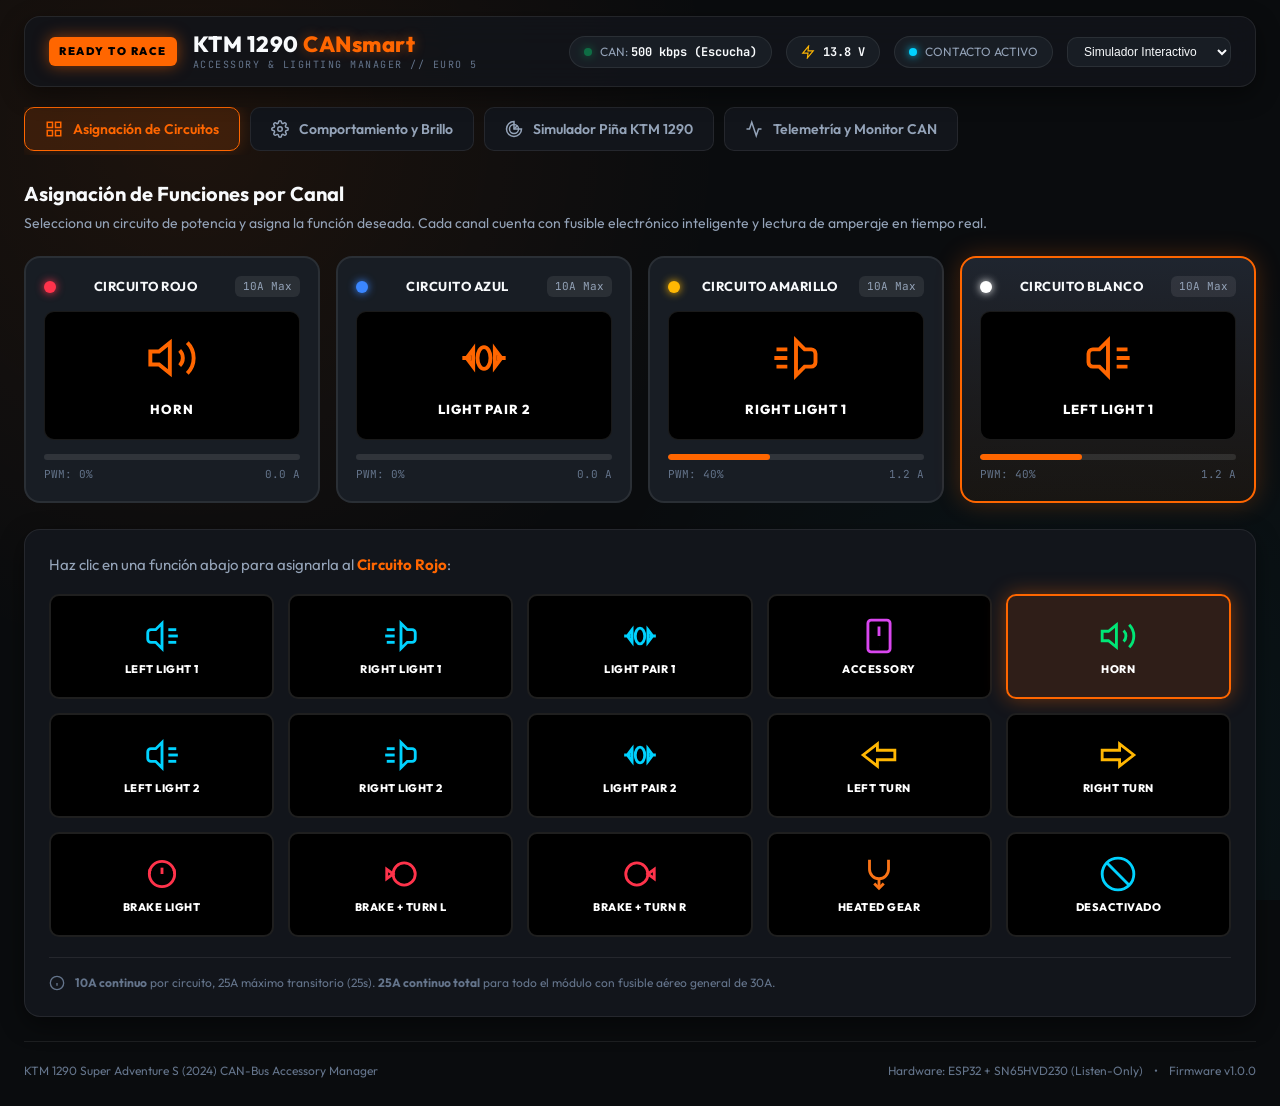
<file: web/index.html>
<!DOCTYPE html>
<html lang="es">
<head>
  <meta charset="UTF-8">
  <meta name="viewport" content="width=device-width, initial-scale=1.0">
  <title>KTM 1290 CANsmart — Gestor de Accesorios y Bus CAN</title>
  <meta name="description" content="Panel de control y configuración de accesorios para KTM 1290 Super Adventure Euro 5 con ESP32 y Bus CAN a 500kbps.">
  <link rel="preconnect" href="https://fonts.googleapis.com">
  <link rel="preconnect" href="https://fonts.gstatic.com" crossorigin>
  <link href="https://fonts.googleapis.com/css2?family=Outfit:wght@300;400;500;600;700;800&family=JetBrains+Mono:wght@400;500;700&display=swap" rel="stylesheet">
  <link rel="stylesheet" href="style.css">
</head>
<body>
  <div class="app-container">
    <!-- BARRA SUPERIOR / HEADER -->
    <header class="top-nav" id="topNav">
      <div class="brand-group">
        <div class="ktm-badge">READY TO RACE</div>
        <div class="brand-titles">
          <h1 class="main-title">KTM 1290 <span class="highlight-orange">CANsmart</span></h1>
          <span class="sub-title">ACCESSORY &amp; LIGHTING MANAGER // EURO 5</span>
        </div>
      </div>

      <!-- Telemetría rápida en cabecera -->
      <div class="header-telemetry" id="headerTelemetry">
        <div class="status-chip" id="chipCanStatus">
          <span class="pulse-dot green" id="canPulse"></span>
          <span class="chip-label">CAN: <strong id="canSpeedText">500 kbps (Escucha)</strong></span>
        </div>
        <div class="status-chip" id="chipVoltage">
          <svg class="chip-icon" viewBox="0 0 24 24" fill="none" stroke="currentColor" stroke-width="2"><path d="M13 2L3 14h9l-1 8 10-12h-9l1-8z"/></svg>
          <span class="chip-label"><strong id="batteryVoltageText">13.8 V</strong></span>
        </div>
        <div class="status-chip" id="chipIgnition">
          <span class="key-indicator active" id="keyIndicator"></span>
          <span class="chip-label" id="ignitionStatusText">CONTACTO ACTIVO</span>
        </div>
        <div class="connection-select-group">
          <select id="connectionMode" class="mode-dropdown" title="Modo de conexión">
            <option value="sim">Simulador Interactivo</option>
            <option value="live">ESP32 Live (WiFi AP)</option>
          </select>
        </div>
      </div>
    </header>

    <!-- PESTAÑAS DE NAVEGACIÓN -->
    <nav class="main-tabs" id="tabBar" role="tablist">
      <button class="tab-btn active" id="tabBtnChannels" data-tab="tabChannels" role="tab" aria-selected="true">
        <svg class="tab-icon" viewBox="0 0 24 24" fill="none" stroke="currentColor" stroke-width="2"><rect x="3" y="3" width="7" height="7"/><rect x="14" y="3" width="7" height="7"/><rect x="14" y="14" width="7" height="7"/><rect x="3" y="14" width="7" height="7"/></svg>
        Asignación de Circuitos
      </button>
      <button class="tab-btn" id="tabBtnSettings" data-tab="tabSettings" role="tab" aria-selected="false">
        <svg class="tab-icon" viewBox="0 0 24 24" fill="none" stroke="currentColor" stroke-width="2"><circle cx="12" cy="12" r="3"/><path d="M19.4 15a1.65 1.65 0 0 0 .33 1.82l.06.06a2 2 0 0 1 0 2.83 2 2 0 0 1-2.83 0l-.06-.06a1.65 1.65 0 0 0-1.82-.33 1.65 1.65 0 0 0-1 1.51V21a2 2 0 0 1-2 2 2 2 0 0 1-2-2v-.09A1.65 1.65 0 0 0 9 19.4a1.65 1.65 0 0 0-1.82.33l-.06.06a2 2 0 0 1-2.83 0 2 2 0 0 1 0-2.83l.06-.06a1.65 1.65 0 0 0 .33-1.82 1.65 1.65 0 0 0-1.51-1H3a2 2 0 0 1-2-2 2 2 0 0 1 2-2h.09A1.65 1.65 0 0 0 4.6 9a1.65 1.65 0 0 0-.33-1.82l-.06-.06a2 2 0 0 1 0-2.83 2 2 0 0 1 2.83 0l.06.06a1.65 1.65 0 0 0 1.82.33H9a1.65 1.65 0 0 0 1-1.51V3a2 2 0 0 1 2-2 2 2 0 0 1 2 2v.09a1.65 1.65 0 0 0 1 1.51 1.65 1.65 0 0 0 1.82-.33l.06-.06a2 2 0 0 1 2.83 0 2 2 0 0 1 0 2.83l-.06.06a1.65 1.65 0 0 0-.33 1.82V9a1.65 1.65 0 0 0 1.51 1H21a2 2 0 0 1 2 2 2 2 0 0 1-2 2h-.09a1.65 1.65 0 0 0-1.51 1z"/></svg>
        Comportamiento y Brillo
      </button>
      <button class="tab-btn" id="tabBtnHandlebar" data-tab="tabHandlebar" role="tab" aria-selected="false">
        <svg class="tab-icon" viewBox="0 0 24 24" fill="none" stroke="currentColor" stroke-width="2"><path d="M12 2a10 10 0 1 0 10 10H12V2z"/><circle cx="12" cy="12" r="6"/><path d="M12 12l4.5-4.5"/></svg>
        Simulador Piña KTM 1290
      </button>
      <button class="tab-btn" id="tabBtnMonitor" data-tab="tabMonitor" role="tab" aria-selected="false">
        <svg class="tab-icon" viewBox="0 0 24 24" fill="none" stroke="currentColor" stroke-width="2"><polyline points="22 12 18 12 15 21 9 3 6 12 2 12"/></svg>
        Telemetría y Monitor CAN
      </button>
    </nav>

    <!-- CONTENEDOR PRINCIPAL -->
    <main class="content-wrapper">
      
      <!-- PESTAÑA 1: ASIGNACIÓN DE CIRCUITOS -->
      <section class="tab-panel active" id="tabChannels" role="tabpanel">
        <div class="panel-header-desc">
          <h2>Asignación de Funciones por Canal</h2>
          <p>Selecciona un circuito de potencia y asigna la función deseada. Cada canal cuenta con fusible electrónico inteligente y lectura de amperaje en tiempo real.</p>
        </div>

        <!-- Fila de los 4 canales de hardware -->
        <div class="circuits-grid" id="circuitsGrid">
          
          <!-- Canal Rojo -->
          <div class="circuit-card active-card" id="cardChannel3" data-channel="3">
            <div class="circuit-header">
              <span class="color-dot red-dot"></span>
              <span class="circuit-title">Circuito Rojo</span>
              <span class="circuit-fuse" id="fuseBadge3">10A Max</span>
            </div>
            <div class="circuit-icon-box" id="activeIconBox3">
              <div class="function-preview" id="previewIcon3">
                <!-- Icono SVG inyectado por JS -->
              </div>
              <span class="function-name" id="previewName3">LIGHT PAIR 2</span>
            </div>
            <div class="circuit-meter">
              <div class="meter-bar"><div class="meter-fill" id="meterFill3" style="width: 50%;"></div></div>
              <div class="meter-labels">
                <span id="meterDuty3">PWM: 50%</span>
                <span id="meterAmps3">0.0 A</span>
              </div>
            </div>
          </div>

          <!-- Canal Azul -->
          <div class="circuit-card" id="cardChannel2" data-channel="2">
            <div class="circuit-header">
              <span class="color-dot blue-dot"></span>
              <span class="circuit-title">Circuito Azul</span>
              <span class="circuit-fuse" id="fuseBadge2">10A Max</span>
            </div>
            <div class="circuit-icon-box" id="activeIconBox2">
              <div class="function-preview" id="previewIcon2"></div>
              <span class="function-name" id="previewName2">HORN</span>
            </div>
            <div class="circuit-meter">
              <div class="meter-bar"><div class="meter-fill" id="meterFill2" style="width: 0%;"></div></div>
              <div class="meter-labels">
                <span id="meterDuty2">PWM: 0%</span>
                <span id="meterAmps2">0.0 A</span>
              </div>
            </div>
          </div>

          <!-- Canal Amarillo -->
          <div class="circuit-card" id="cardChannel1" data-channel="1">
            <div class="circuit-header">
              <span class="color-dot yellow-dot"></span>
              <span class="circuit-title">Circuito Amarillo</span>
              <span class="circuit-fuse" id="fuseBadge1">10A Max</span>
            </div>
            <div class="circuit-icon-box" id="activeIconBox1">
              <div class="function-preview" id="previewIcon1"></div>
              <span class="function-name" id="previewName1">RIGHT LIGHT 1</span>
            </div>
            <div class="circuit-meter">
              <div class="meter-bar"><div class="meter-fill" id="meterFill1" style="width: 40%;"></div></div>
              <div class="meter-labels">
                <span id="meterDuty1">PWM: 40%</span>
                <span id="meterAmps1">0.0 A</span>
              </div>
            </div>
          </div>

          <!-- Canal Blanco -->
          <div class="circuit-card" id="cardChannel0" data-channel="0">
            <div class="circuit-header">
              <span class="color-dot white-dot"></span>
              <span class="circuit-title">Circuito Blanco</span>
              <span class="circuit-fuse" id="fuseBadge0">10A Max</span>
            </div>
            <div class="circuit-icon-box" id="activeIconBox0">
              <div class="function-preview" id="previewIcon0"></div>
              <span class="function-name" id="previewName0">LEFT LIGHT 1</span>
            </div>
            <div class="circuit-meter">
              <div class="meter-bar"><div class="meter-fill" id="meterFill0" style="width: 40%;"></div></div>
              <div class="meter-labels">
                <span id="meterDuty0">PWM: 40%</span>
                <span id="meterAmps0">0.0 A</span>
              </div>
            </div>
          </div>

        </div>

        <!-- Matriz de funciones seleccionables (idéntica al software DENALI) -->
        <div class="function-matrix-panel">
          <div class="matrix-instruction">
            <span>Haz clic en una función abajo para asignarla al <strong id="selectedChannelLabel">Circuito Rojo</strong>:</span>
          </div>

          <div class="functions-grid" id="functionsGrid">
            <!-- Inyectado dinámicamente con las 13 funciones oficiales -->
          </div>

          <div class="matrix-specs-note">
            <svg viewBox="0 0 24 24" width="16" height="16" fill="none" stroke="currentColor" stroke-width="2"><circle cx="12" cy="12" r="10"/><line x1="12" y1="16" x2="12" y2="12"/><line x1="12" y1="8" x2="12.01" y2="8"/></svg>
            <span><strong>10A continuo</strong> por circuito, 25A máximo transitorio (25s). <strong>25A continuo total</strong> para todo el módulo con fusible aéreo general de 30A.</span>
          </div>
        </div>
      </section>

      <!-- PESTAÑA 2: CONFIGURACIÓN DE COMPORTAMIENTO Y BRILLO -->
      <section class="tab-panel" id="tabSettings" role="tabpanel">
        <div class="panel-header-desc">
          <h2>Regulación de Brillo y Automatismos</h2>
          <p>Personaliza cómo responden las luces según la luz ambiental (sensor TFT de KTM), largas y situaciones de tráfico.</p>
        </div>

        <div class="settings-layout">
          <!-- Columna Izquierda: Reguladores de Brillo Día / Noche -->
          <div class="settings-card light-control-box">
            <div class="box-title-row">
              <div class="box-tag">SET 1</div>
              <h3>Luces Principales (Light Set One)</h3>
              <div class="toggle-switch-wrapper">
                <input type="checkbox" id="set1EnabledToggle" checked>
                <label for="set1EnabledToggle" class="switch-slider"></label>
              </div>
            </div>

            <!-- Deslizador Día -->
            <div class="slider-group">
              <div class="slider-header">
                <div class="slider-meta">
                  <svg class="sun-icon" viewBox="0 0 24 24" fill="none" stroke="currentColor" stroke-width="2"><circle cx="12" cy="12" r="5"/><line x1="12" y1="1" x2="12" y2="3"/><line x1="12" y1="21" x2="12" y2="23"/><line x1="4.22" y1="4.22" x2="5.64" y2="5.64"/><line x1="18.36" y1="18.36" x2="19.78" y2="19.78"/><line x1="1" y1="12" x2="3" y2="12"/><line x1="21" y1="12" x2="23" y2="12"/><line x1="4.22" y1="19.78" x2="5.64" y2="18.36"/><line x1="18.36" y1="5.64" x2="19.78" y2="4.22"/></svg>
                  <span>Intensidad de Día (Cruce)</span>
                </div>
                <span class="pct-val" id="valSet1Day">40%</span>
              </div>
              <input type="range" class="range-slider" id="sliderSet1Day" min="0" max="100" step="5" value="40">
            </div>

            <!-- Deslizador Noche -->
            <div class="slider-group">
              <div class="slider-header">
                <div class="slider-meta">
                  <svg class="moon-icon" viewBox="0 0 24 24" fill="none" stroke="currentColor" stroke-width="2"><path d="M21 12.79A9 9 0 1 1 11.21 3 7 7 0 0 0 21 12.79z"/></svg>
                  <span>Intensidad de Noche (Cruce)</span>
                </div>
                <span class="pct-val" id="valSet1Night">20%</span>
              </div>
              <input type="range" class="range-slider" id="sliderSet1Night" min="0" max="100" step="5" value="20">
            </div>

            <!-- Deslizador Largas -->
            <div class="slider-group">
              <div class="slider-header">
                <div class="slider-meta">
                  <svg class="high-beam-icon" viewBox="0 0 24 24" fill="none" stroke="currentColor" stroke-width="2"><circle cx="12" cy="12" r="4"/><path d="M12 2v2"/><path d="M12 20v2"/><path d="m4.93 4.93 1.41 1.41"/><path d="m17.66 17.66 1.41 1.41"/><path d="M2 12h2"/><path d="M20 12h2"/><path d="m6.34 17.66-1.41 1.41"/><path d="m19.07 4.93-1.41 1.41"/></svg>
                  <span>Intensidad con Luz Larga</span>
                </div>
                <span class="pct-val" id="valSet1High">100%</span>
              </div>
              <input type="range" class="range-slider" id="sliderSet1High" min="0" max="100" step="5" value="100">
            </div>

            <hr class="divider">

            <!-- SET 2: LUCES DE NIEBLA -->
            <div class="box-title-row">
              <div class="box-tag green-tag">SET 2</div>
              <h3>Luces de Niebla (Light Set Two)</h3>
              <div class="toggle-switch-wrapper">
                <input type="checkbox" id="set2EnabledToggle">
                <label for="set2EnabledToggle" class="switch-slider"></label>
              </div>
            </div>

            <div class="slider-group">
              <div class="slider-header">
                <div class="slider-meta">
                  <svg class="sun-icon" viewBox="0 0 24 24" fill="none" stroke="currentColor" stroke-width="2"><circle cx="12" cy="12" r="5"/><line x1="12" y1="1" x2="12" y2="3"/><line x1="12" y1="21" x2="12" y2="23"/><line x1="4.22" y1="4.22" x2="5.64" y2="5.64"/><line x1="18.36" y1="18.36" x2="19.78" y2="19.78"/><line x1="1" y1="12" x2="3" y2="12"/><line x1="21" y1="12" x2="23" y2="12"/><line x1="4.22" y1="19.78" x2="5.64" y2="18.36"/><line x1="18.36" y1="5.64" x2="19.78" y2="4.22"/></svg>
                  <span>Intensidad Niebla Día</span>
                </div>
                <span class="pct-val" id="valSet2Day">50%</span>
              </div>
              <input type="range" class="range-slider" id="sliderSet2Day" min="0" max="100" step="5" value="50">
            </div>

            <div class="slider-group">
              <div class="slider-header">
                <div class="slider-meta">
                  <svg class="moon-icon" viewBox="0 0 24 24" fill="none" stroke="currentColor" stroke-width="2"><path d="M21 12.79A9 9 0 1 1 11.21 3 7 7 0 0 0 21 12.79z"/></svg>
                  <span>Intensidad Niebla Noche</span>
                </div>
                <span class="pct-val" id="valSet2Night">30%</span>
              </div>
              <input type="range" class="range-slider" id="sliderSet2Night" min="0" max="100" step="5" value="30">
            </div>
          </div>

          <!-- Columna Derecha: Automatismos Reactivos -->
          <div class="settings-card automatisms-box">
            <h3>Automatismos y Seguridad Activa</h3>
            <p class="section-hint">Comportamientos inteligentes activados mediante lectura pasiva del bus CAN de KTM:</p>

            <div class="toggle-list">
              <div class="toggle-item">
                <div class="toggle-info">
                  <span class="toggle-name">Apagar foco al activar intermitente</span>
                  <span class="toggle-desc">Apaga temporalmente la luz auxiliar del lado del giro para que la luz ámbar sea 100% visible a otros vehículos.</span>
                </div>
                <div class="toggle-switch-wrapper">
                  <input type="checkbox" id="toggleTurnCutoff" checked>
                  <label for="toggleTurnCutoff" class="switch-slider"></label>
                </div>
              </div>

              <div class="toggle-item">
                <div class="toggle-info">
                  <span class="toggle-name">Estroboscópico con Bocina (*Strobe on Horn*)</span>
                  <span class="toggle-desc">Parpadeo a 12 Hz y 100% de potencia en las luces auxiliares al presionar el claxon para emergencias.</span>
                </div>
                <div class="toggle-switch-wrapper">
                  <input type="checkbox" id="toggleStrobeHorn" checked>
                  <label for="toggleStrobeHorn" class="switch-slider"></label>
                </div>
              </div>

              <div class="toggle-item">
                <div class="toggle-info">
                  <span class="toggle-name">Ráfaga estroboscópica con Flash</span>
                  <span class="toggle-desc">Al mantener el gatillo de ráfagas las luces hacen ráfaga ultra rápida en lugar de luz fija.</span>
                </div>
                <div class="toggle-switch-wrapper">
                  <input type="checkbox" id="toggleStrobePass" checked>
                  <label for="toggleStrobePass" class="switch-slider"></label>
                </div>
              </div>

              <div class="toggle-item">
                <div class="toggle-info">
                  <span class="toggle-name">Destello alterno con Luces de Emergencia</span>
                  <span class="toggle-desc">Destello alterno con los 4 intermitentes (hazards) para máxima visibilidad en arcenes.</span>
                </div>
                <div class="toggle-switch-wrapper">
                  <input type="checkbox" id="toggleInverseHazard" checked>
                  <label for="toggleInverseHazard" class="switch-slider"></label>
                </div>
              </div>

              <div class="toggle-item">
                <div class="toggle-info">
                  <span class="toggle-name">Retardo de apagado de accesorios</span>
                  <span class="toggle-desc">Mantiene alimentado el canal de accesorios (GPS / Dashcam / Luces) tras apagar el contacto.</span>
                </div>
                <div class="select-wrapper">
                  <select id="selectOffDelay" class="custom-select">
                    <option value="0">Inmediato (0 s)</option>
                    <option value="15" selected>15 segundos</option>
                    <option value="30">30 segundos</option>
                    <option value="60">60 segundos</option>
                    <option value="120">2 minutos</option>
                  </select>
                </div>
              </div>
            </div>

            <!-- Botones de Acción -->
            <div class="settings-actions">
              <button class="btn btn-primary" id="btnSaveConfig">
                <svg viewBox="0 0 24 24" width="18" height="18" fill="none" stroke="currentColor" stroke-width="2"><path d="M19 21H5a2 2 0 0 1-2-2V5a2 2 0 0 1 2-2h11l5 5v11a2 2 0 0 1-2 2z"/><polyline points="17 21 17 13 7 13 7 21"/><polyline points="7 3 7 8 15 8"/></svg>
                Guardar en ESP32 / Aplicar
              </button>
              <button class="btn btn-secondary" id="btnResetDefaults">Restaurar Valores de Fábrica</button>
            </div>
          </div>
        </div>
      </section>

      <!-- PESTAÑA 3: SIMULADOR DE PIÑA KTM 1290 -->
      <section class="tab-panel" id="tabHandlebar" role="tabpanel">
        <div class="panel-header-desc">
          <h2>Simulador Interactivo de Piña KTM 1290 S</h2>
          <p>Prueba directamente en tu pantalla cómo reacciona el firmware a las combinaciones de botones reales de tu moto.</p>
        </div>

        <div class="handlebar-sim-container">
          <!-- Visualizador virtual de la moto y sus luces -->
          <div class="bike-viewport">
            <div class="viewport-title">Visualizador de Luces en Tiempo Real</div>
            <div class="lights-stage" id="lightsStage">
              <!-- Faro Principal de la Moto -->
              <div class="headlight-box" id="bikeMainHeadlight">
                <div class="beam-glow" id="glowMainHeadlight"></div>
                <span class="light-tag">Faro KTM 1290</span>
                <span class="light-state" id="textMainHeadlight">Cruce (Día)</span>
              </div>

              <!-- Foco Izquierdo Set 1 -->
              <div class="aux-light-box left-light" id="boxLightLeft">
                <div class="beam-glow" id="glowLightLeft"></div>
                <span class="light-tag">Set 1 Izq (Blanco)</span>
                <span class="light-pct" id="pctLightLeft">40%</span>
              </div>

              <!-- Foco Derecho Set 1 -->
              <div class="aux-light-box right-light" id="boxLightRight">
                <div class="beam-glow" id="glowLightRight"></div>
                <span class="light-tag">Set 1 Der (Amarillo)</span>
                <span class="light-pct" id="pctLightRight">40%</span>
              </div>

              <!-- Focos de Niebla Set 2 -->
              <div class="aux-light-box fog-light-left" id="boxFogLeft">
                <div class="beam-glow amber" id="glowFogLeft"></div>
                <span class="light-tag">Niebla Izq (Azul)</span>
                <span class="light-pct" id="pctFogLeft">OFF</span>
              </div>

              <div class="aux-light-box fog-light-right" id="boxFogRight">
                <div class="beam-glow amber" id="glowFogRight"></div>
                <span class="light-tag">Niebla Der (Rojo)</span>
                <span class="light-pct" id="pctFogRight">OFF</span>
              </div>
            </div>

            <!-- Notificador flotante de modo DIMMER -->
            <div class="dimmer-alert-banner" id="dimmerAlertBanner">
              <span class="badge-dim">MODO DIMMER ACTIVO</span>
              <span id="dimmerBannerText">Ajustando Brillo con Teclas +/- de la Cruceta...</span>
              <div class="countdown-bar"><div class="countdown-fill" id="dimmerCountdown"></div></div>
            </div>
          </div>

          <!-- Mando virtual interactivo de KTM -->
          <div class="switchgear-interactive">
            <div class="switchgear-shell">
              <div class="switchgear-label">PIÑA IZQUIERDA KTM 1290</div>

              <!-- Gatillo Trasero Ráfagas / Pass -->
              <div class="trigger-row">
                <div class="switch-desc-bubble">
                  <strong>Gatillo Ráfagas (Pass)</strong>:
                  <span>Mantén pulsado 3s para entrar al Modo Dimmer</span>
                </div>
                <div class="trigger-buttons">
                  <button class="btn-ktm trigger-btn" id="btnPassHoldUp">▲ Mantener 3s (Set 1)</button>
                  <button class="btn-ktm trigger-btn" id="btnPassHoldDown">▼ Mantener 3s (Set 2 Nieblas)</button>
                  <button class="btn-ktm trigger-btn" id="btnPassFlash">Ráfaga Rápida</button>
                </div>
              </div>

              <!-- Cruceta de Navegación 4 direcciones -->
              <div class="dpad-container">
                <button class="dpad-btn dpad-up" id="btnDpadUp" title="Subir Brillo (+10%)">
                  <span>+</span>
                </button>
                <div class="dpad-mid-row">
                  <button class="dpad-btn dpad-left" id="btnDpadLeft"><span>◄</span></button>
                  <button class="dpad-btn dpad-center" id="btnDpadCenter"><span>SET</span></button>
                  <button class="dpad-btn dpad-right" id="btnDpadRight"><span>►</span></button>
                </div>
                <button class="dpad-btn dpad-down" id="btnDpadDown" title="Bajar Brillo (-10%)">
                  <span>-</span>
                </button>
              </div>

              <!-- Fila de Intermitentes y Cancelación -->
              <div class="turn-signal-row">
                <button class="btn-ktm turn-btn" id="btnTurnLeft">◄ Interm. Izq</button>
                <button class="btn-ktm cancel-btn" id="btnTurnCancel" title="Presionar botón centro cancelar">
                  <span class="power-glyph">⏻</span> CANCELAR / ON-OFF
                  <small>Triple Clic: Nieblas | Hold 3s: Set 1</small>
                </button>
                <button class="btn-ktm turn-btn" id="btnTurnRight">Interm. Der ►</button>
              </div>

              <!-- Bocina / Claxon -->
              <div class="horn-row">
                <button class="btn-ktm horn-btn" id="btnHorn">
                  <svg viewBox="0 0 24 24" width="20" height="20" fill="none" stroke="currentColor" stroke-width="2"><polygon points="11 5 6 9 2 9 2 15 6 15 11 19 11 5"/><path d="M19.07 4.93a10 10 0 0 1 0 14.14M15.54 8.46a5 5 0 0 1 0 7.07"/></svg>
                  BOCINA / CLAXON (Estrobo)
                </button>
                <button class="btn-ktm night-toggle-btn" id="btnToggleDayNight">
                  🌙 Sensor TFT: <strong id="lblTftMode">DÍA</strong>
                </button>
              </div>
            </div>
          </div>
        </div>
      </section>

      <!-- PESTAÑA 4: TELEMETRÍA Y MONITOR CAN -->
      <section class="tab-panel" id="tabMonitor" role="tabpanel">
        <div class="panel-header-desc">
          <h2>Monitor CAN-Bus y Diagnóstico en Vivo</h2>
          <p>Inspección de tramas recibidas a 500 kbps por el periférico TWAI del ESP32 en modo escucha pasiva.</p>
        </div>

        <div class="monitor-grid">
          <!-- Estadísticas del Sistema -->
          <div class="stats-panel">
            <div class="stat-card">
              <span class="stat-label">Estado de la Moto</span>
              <span class="stat-val active-green" id="monIgnition">Contacto ON</span>
            </div>
            <div class="stat-card">
              <span class="stat-label">RPM Motor</span>
              <span class="stat-val" id="monRpm">1,450 RPM</span>
            </div>
            <div class="stat-card">
              <span class="stat-label">Velocidad</span>
              <span class="stat-val" id="monSpeed">0.0 km/h</span>
            </div>
            <div class="stat-card">
              <span class="stat-label">Luz Larga</span>
              <span class="stat-val" id="monHighBeam">Inactiva</span>
            </div>
            <div class="stat-card">
              <span class="stat-label">Consumo Estimado Total</span>
              <span class="stat-val" id="monTotalAmps">3.2 A / 25A</span>
            </div>
            <div class="stat-card">
              <span class="stat-label">Temperatura MCU</span>
              <span class="stat-val" id="monTemp">41.5 °C</span>
            </div>
          </div>

          <!-- Consola de Tramas CAN en directo -->
          <div class="can-log-box">
            <div class="can-log-header">
              <span class="console-title">Registro de Tramas CAN (ISO 19689 Euro 5 @ 500kbps)</span>
              <button class="btn-console-clear" id="btnClearLog">Limpiar Registro</button>
            </div>
            <div class="can-log-body" id="canLogBody">
              <!-- Logs inyectados por JS -->
            </div>
          </div>
        </div>
      </section>

    </main>

    <!-- FOOTER -->
    <footer class="app-footer">
      <div class="footer-left">
        <span>KTM 1290 Super Adventure S (2024) CAN-Bus Accessory Manager</span>
      </div>
      <div class="footer-right">
        <span>Hardware: ESP32 + SN65HVD230 (Listen-Only)</span>
        <span class="bullet">•</span>
        <span>Firmware v1.0.0</span>
      </div>
    </footer>
  </div>

  <script src="app.js"></script>
</body>
</html>
</file>
<file: web/style.css>
/* ==========================================================================
   KTM 1290 CANSMART // ACCESSORY & LIGHTING MANAGER - DESIGN SYSTEM
   Aesthetic: KTM Factory Racing Dark Mode + Glassmorphism + Dynamic Glow
   ========================================================================== */

:root {
  --bg-deep: #0a0c0e;
  --bg-surface: #12151b;
  --bg-card: #181d24;
  --bg-card-hover: #1f252f;
  --bg-subtle: #242b36;
  
  --ktm-orange: #ff6600;
  --ktm-orange-glow: rgba(255, 102, 0, 0.45);
  --ktm-orange-subtle: rgba(255, 102, 0, 0.15);
  
  --accent-cyan: #00d2ff;
  --accent-green: #00e676;
  --accent-red: #ff334b;
  --accent-yellow: #ffb703;
  --accent-blue: #3a86ff;
  
  --text-main: #f8fafc;
  --text-muted: #94a3b8;
  --text-dim: #64748b;
  
  --border-subtle: rgba(255, 255, 255, 0.08);
  --border-active: rgba(255, 102, 0, 0.6);
  
  --font-sans: 'Outfit', -apple-system, BlinkMacSystemFont, sans-serif;
  --font-mono: 'JetBrains Mono', monospace;
  
  --radius-sm: 6px;
  --radius-md: 10px;
  --radius-lg: 16px;
  --radius-full: 9999px;
  
  --shadow-card: 0 8px 24px rgba(0, 0, 0, 0.45);
  --shadow-glow: 0 0 25px var(--ktm-orange-glow);
}

*, *::before, *::after {
  box-sizing: border-box;
  margin: 0;
  padding: 0;
}

body {
  font-family: var(--font-sans);
  background-color: var(--bg-deep);
  color: var(--text-main);
  line-height: 1.5;
  min-height: 100vh;
  background-image: 
    radial-gradient(circle at 15% 15%, rgba(255, 102, 0, 0.08) 0%, transparent 40%),
    radial-gradient(circle at 85% 85%, rgba(0, 210, 255, 0.05) 0%, transparent 40%);
  background-attachment: fixed;
  overflow-x: hidden;
}

.app-container {
  display: flex;
  flex-direction: column;
  min-height: 100vh;
  max-width: 1440px;
  margin: 0 auto;
  padding: 16px 24px;
}

/* ==========================================================================
   HEADER / TOP BAR
   ========================================================================== */
.top-nav {
  display: flex;
  justify-content: space-between;
  align-items: center;
  background: rgba(18, 21, 27, 0.85);
  backdrop-filter: blur(16px);
  border: 1px solid var(--border-subtle);
  border-radius: var(--radius-lg);
  padding: 14px 24px;
  margin-bottom: 20px;
  box-shadow: var(--shadow-card);
}

.brand-group {
  display: flex;
  align-items: center;
  gap: 16px;
}

.ktm-badge {
  background: var(--ktm-orange);
  color: #000;
  font-weight: 900;
  font-size: 11px;
  letter-spacing: 1.5px;
  padding: 6px 10px;
  border-radius: var(--radius-sm);
  text-transform: uppercase;
  box-shadow: 0 0 15px rgba(255, 102, 0, 0.5);
}

.main-title {
  font-size: 22px;
  font-weight: 800;
  letter-spacing: 0.5px;
  line-height: 1.2;
}

.highlight-orange {
  color: var(--ktm-orange);
  text-shadow: 0 0 12px var(--ktm-orange-glow);
}

.sub-title {
  font-family: var(--font-mono);
  font-size: 10px;
  color: var(--text-dim);
  letter-spacing: 1.5px;
  display: block;
}

.header-telemetry {
  display: flex;
  align-items: center;
  gap: 14px;
  flex-wrap: wrap;
}

.status-chip {
  display: flex;
  align-items: center;
  gap: 8px;
  background: var(--bg-card);
  border: 1px solid var(--border-subtle);
  padding: 6px 14px;
  border-radius: var(--radius-full);
  font-size: 12px;
  color: var(--text-muted);
}

.status-chip strong {
  color: var(--text-main);
  font-family: var(--font-mono);
}

.pulse-dot {
  width: 8px;
  height: 8px;
  border-radius: 50%;
  display: inline-block;
}

.pulse-dot.green {
  background: var(--accent-green);
  box-shadow: 0 0 10px var(--accent-green);
  animation: pulse-dot 1.8s infinite;
}

@keyframes pulse-dot {
  0% { transform: scale(0.95); box-shadow: 0 0 0 0 rgba(0, 230, 118, 0.7); }
  70% { transform: scale(1.1); box-shadow: 0 0 0 8px rgba(0, 230, 118, 0); }
  100% { transform: scale(0.95); box-shadow: 0 0 0 0 rgba(0, 230, 118, 0); }
}

.chip-icon {
  width: 14px;
  height: 14px;
  color: var(--accent-yellow);
}

.key-indicator.active {
  width: 8px;
  height: 8px;
  border-radius: 50%;
  background: var(--accent-cyan);
  box-shadow: 0 0 8px var(--accent-cyan);
}

.mode-dropdown {
  background: var(--bg-card);
  color: var(--text-main);
  border: 1px solid var(--border-subtle);
  padding: 6px 12px;
  border-radius: var(--radius-md);
  font-size: 12px;
  font-weight: 500;
  cursor: pointer;
  outline: none;
  transition: border-color 0.2s;
}

.mode-dropdown:hover, .mode-dropdown:focus {
  border-color: var(--ktm-orange);
}

/* ==========================================================================
   NAVIGATION TABS
   ========================================================================== */
.main-tabs {
  display: flex;
  gap: 10px;
  margin-bottom: 24px;
  overflow-x: auto;
  padding-bottom: 4px;
}

.tab-btn {
  display: flex;
  align-items: center;
  gap: 10px;
  background: var(--bg-surface);
  color: var(--text-muted);
  border: 1px solid var(--border-subtle);
  border-radius: var(--radius-md);
  padding: 12px 20px;
  font-family: var(--font-sans);
  font-size: 14px;
  font-weight: 600;
  cursor: pointer;
  transition: all 0.25s ease;
  white-space: nowrap;
}

.tab-btn:hover {
  background: var(--bg-card);
  color: var(--text-main);
  border-color: rgba(255, 102, 0, 0.3);
}

.tab-btn.active {
  background: var(--ktm-orange-subtle);
  color: var(--ktm-orange);
  border-color: var(--ktm-orange);
  box-shadow: 0 0 15px rgba(255, 102, 0, 0.2);
}

.tab-icon {
  width: 18px;
  height: 18px;
}

/* ==========================================================================
   PANEL LAYOUT
   ========================================================================== */
.content-wrapper {
  flex: 1;
}

.tab-panel {
  display: none;
  animation: fadeIn 0.3s ease;
}

.tab-panel.active {
  display: block;
}

@keyframes fadeIn {
  from { opacity: 0; transform: translateY(6px); }
  to { opacity: 1; transform: translateY(0); }
}

.panel-header-desc {
  margin-bottom: 22px;
}

.panel-header-desc h2 {
  font-size: 20px;
  font-weight: 700;
  margin-bottom: 4px;
}

.panel-header-desc p {
  color: var(--text-muted);
  font-size: 14px;
}

/* ==========================================================================
   PESTAÑA 1: MATRIZ DE CIRCUITOS
   ========================================================================== */
.circuits-grid {
  display: grid;
  grid-template-columns: repeat(4, 1fr);
  gap: 16px;
  margin-bottom: 26px;
}

.circuit-card {
  background: var(--bg-card);
  border: 2px solid var(--border-subtle);
  border-radius: var(--radius-lg);
  padding: 18px;
  cursor: pointer;
  transition: all 0.25s cubic-bezier(0.4, 0, 0.2, 1);
  position: relative;
  overflow: hidden;
}

.circuit-card:hover {
  background: var(--bg-card-hover);
  transform: translateY(-2px);
  border-color: rgba(255, 255, 255, 0.2);
}

.circuit-card.active-card {
  border-color: var(--ktm-orange);
  box-shadow: 0 0 25px rgba(255, 102, 0, 0.25);
  background: linear-gradient(180deg, var(--bg-card-hover) 0%, rgba(255, 102, 0, 0.06) 100%);
}

.circuit-header {
  display: flex;
  align-items: center;
  justify-content: space-between;
  margin-bottom: 14px;
}

.color-dot {
  width: 12px;
  height: 12px;
  border-radius: 50%;
  display: inline-block;
}

.red-dot { background: var(--accent-red); box-shadow: 0 0 8px var(--accent-red); }
.blue-dot { background: var(--accent-blue); box-shadow: 0 0 8px var(--accent-blue); }
.yellow-dot { background: var(--accent-yellow); box-shadow: 0 0 8px var(--accent-yellow); }
.white-dot { background: #ffffff; box-shadow: 0 0 8px #ffffff; }

.circuit-title {
  font-size: 13px;
  font-weight: 700;
  text-transform: uppercase;
  letter-spacing: 0.5px;
}

.circuit-fuse {
  font-family: var(--font-mono);
  font-size: 11px;
  background: rgba(255, 255, 255, 0.08);
  padding: 2px 8px;
  border-radius: var(--radius-sm);
  color: var(--text-muted);
}

.circuit-icon-box {
  display: flex;
  flex-direction: column;
  align-items: center;
  justify-content: center;
  background: #000;
  border: 1px solid rgba(255, 255, 255, 0.1);
  border-radius: var(--radius-md);
  padding: 20px 10px;
  margin-bottom: 14px;
}

.function-preview svg {
  width: 52px;
  height: 52px;
  stroke: var(--ktm-orange);
  stroke-width: 1.8;
  fill: none;
}

.function-name {
  font-size: 13px;
  font-weight: 800;
  letter-spacing: 1px;
  margin-top: 10px;
  text-align: center;
  color: #fff;
}

.circuit-meter .meter-bar {
  height: 6px;
  background: rgba(255, 255, 255, 0.1);
  border-radius: var(--radius-full);
  overflow: hidden;
  margin-bottom: 6px;
}

.meter-fill {
  height: 100%;
  background: var(--ktm-orange);
  transition: width 0.3s ease;
  border-radius: var(--radius-full);
}

.meter-labels {
  display: flex;
  justify-content: space-between;
  font-family: var(--font-mono);
  font-size: 11px;
  color: var(--text-dim);
}

/* Matriz de Funciones */
.function-matrix-panel {
  background: var(--bg-surface);
  border: 1px solid var(--border-subtle);
  border-radius: var(--radius-lg);
  padding: 24px;
  box-shadow: var(--shadow-card);
}

.matrix-instruction {
  font-size: 15px;
  color: var(--text-muted);
  margin-bottom: 18px;
}

.matrix-instruction strong {
  color: var(--ktm-orange);
}

.functions-grid {
  display: grid;
  grid-template-columns: repeat(5, 1fr);
  gap: 14px;
  margin-bottom: 20px;
}

.fn-tile {
  background: #000;
  border: 2px solid rgba(255, 255, 255, 0.12);
  border-radius: var(--radius-md);
  padding: 14px 10px;
  display: flex;
  flex-direction: column;
  align-items: center;
  justify-content: center;
  cursor: pointer;
  transition: all 0.2s cubic-bezier(0.4, 0, 0.2, 1);
  min-height: 105px;
}

.fn-tile:hover {
  border-color: var(--ktm-orange);
  transform: scale(1.03);
  box-shadow: 0 0 16px rgba(255, 102, 0, 0.3);
}

.fn-tile.selected {
  border-color: var(--ktm-orange);
  background: rgba(255, 102, 0, 0.12);
  box-shadow: 0 0 20px rgba(255, 102, 0, 0.4);
}

.fn-tile svg {
  width: 38px;
  height: 38px;
  stroke: var(--accent-cyan);
  fill: none;
  stroke-width: 1.8;
  margin-bottom: 8px;
  transition: transform 0.2s ease;
}

.fn-tile:hover svg {
  transform: scale(1.1);
}

.fn-tile.color-horn svg { stroke: var(--accent-green); }
.fn-tile.color-brake svg { stroke: var(--accent-red); }
.fn-tile.color-accessory svg { stroke: #d946ef; }
.fn-tile.color-turn svg { stroke: var(--accent-yellow); }
.fn-tile.color-heated svg { stroke: #f97316; }

.fn-label {
  font-size: 11px;
  font-weight: 800;
  letter-spacing: 0.5px;
  text-transform: uppercase;
  text-align: center;
  color: #fff;
  line-height: 1.2;
}

.matrix-specs-note {
  display: flex;
  align-items: center;
  gap: 10px;
  font-size: 12px;
  color: var(--text-dim);
  border-top: 1px solid var(--border-subtle);
  padding-top: 16px;
}

/* ==========================================================================
   PESTAÑA 2: AJUSTES Y AUTOMATISMOS
   ========================================================================== */
.settings-layout {
  display: grid;
  grid-template-columns: 1fr 1fr;
  gap: 24px;
}

.settings-card {
  background: var(--bg-surface);
  border: 1px solid var(--border-subtle);
  border-radius: var(--radius-lg);
  padding: 24px;
  box-shadow: var(--shadow-card);
}

.box-title-row {
  display: flex;
  align-items: center;
  gap: 12px;
  margin-bottom: 20px;
}

.box-tag {
  background: var(--accent-cyan);
  color: #000;
  font-weight: 900;
  font-size: 11px;
  padding: 4px 8px;
  border-radius: var(--radius-sm);
}

.box-tag.green-tag {
  background: var(--accent-green);
}

.box-title-row h3 {
  font-size: 17px;
  font-weight: 700;
  flex: 1;
}

.slider-group {
  margin-bottom: 20px;
}

.slider-header {
  display: flex;
  justify-content: space-between;
  align-items: center;
  margin-bottom: 8px;
}

.slider-meta {
  display: flex;
  align-items: center;
  gap: 10px;
  font-size: 14px;
  color: var(--text-muted);
}

.slider-meta svg {
  width: 18px;
  height: 18px;
}

.sun-icon { color: var(--accent-yellow); }
.moon-icon { color: var(--accent-cyan); }
.high-beam-icon { color: var(--ktm-orange); }

.pct-val {
  font-family: var(--font-mono);
  font-weight: 700;
  font-size: 15px;
  color: var(--ktm-orange);
}

.range-slider {
  -webkit-appearance: none;
  width: 100%;
  height: 8px;
  background: var(--bg-subtle);
  border-radius: var(--radius-full);
  outline: none;
  cursor: pointer;
}

.range-slider::-webkit-slider-thumb {
  -webkit-appearance: none;
  width: 20px;
  height: 20px;
  border-radius: 50%;
  background: var(--ktm-orange);
  box-shadow: 0 0 10px var(--ktm-orange-glow);
  cursor: pointer;
  transition: transform 0.15s ease;
}

.range-slider::-webkit-slider-thumb:hover {
  transform: scale(1.2);
}

.divider {
  border: none;
  border-top: 1px solid var(--border-subtle);
  margin: 24px 0;
}

/* Automatismos */
.section-hint {
  font-size: 13px;
  color: var(--text-dim);
  margin-bottom: 20px;
}

.toggle-list {
  display: flex;
  flex-direction: column;
  gap: 16px;
  margin-bottom: 26px;
}

.toggle-item {
  display: flex;
  justify-content: space-between;
  align-items: center;
  gap: 16px;
  background: var(--bg-card);
  border: 1px solid var(--border-subtle);
  border-radius: var(--radius-md);
  padding: 14px 18px;
}

.toggle-info {
  display: flex;
  flex-direction: column;
  gap: 4px;
}

.toggle-name {
  font-size: 14px;
  font-weight: 600;
  color: var(--text-main);
}

.toggle-desc {
  font-size: 12px;
  color: var(--text-dim);
  line-height: 1.4;
}

/* Switch Toggle Styling */
.toggle-switch-wrapper {
  position: relative;
  width: 48px;
  height: 26px;
  flex-shrink: 0;
}

.toggle-switch-wrapper input {
  opacity: 0;
  width: 0;
  height: 0;
}

.switch-slider {
  position: absolute;
  cursor: pointer;
  top: 0; left: 0; right: 0; bottom: 0;
  background-color: var(--bg-subtle);
  transition: .3s;
  border-radius: var(--radius-full);
}

.switch-slider:before {
  position: absolute;
  content: "";
  height: 18px;
  width: 18px;
  left: 4px;
  bottom: 4px;
  background-color: #fff;
  transition: .3s;
  border-radius: 50%;
}

input:checked + .switch-slider {
  background-color: var(--ktm-orange);
  box-shadow: 0 0 12px var(--ktm-orange-glow);
}

input:checked + .switch-slider:before {
  transform: translateX(22px);
}

.custom-select {
  background: var(--bg-subtle);
  color: var(--text-main);
  border: 1px solid var(--border-subtle);
  padding: 8px 12px;
  border-radius: var(--radius-md);
  font-size: 13px;
  outline: none;
  cursor: pointer;
}

.settings-actions {
  display: flex;
  gap: 14px;
}

.btn {
  display: inline-flex;
  align-items: center;
  justify-content: center;
  gap: 8px;
  padding: 12px 20px;
  border-radius: var(--radius-md);
  font-family: var(--font-sans);
  font-size: 14px;
  font-weight: 700;
  cursor: pointer;
  transition: all 0.2s ease;
  border: none;
}

.btn-primary {
  background: var(--ktm-orange);
  color: #000;
  box-shadow: 0 0 18px var(--ktm-orange-glow);
}

.btn-primary:hover {
  background: #ff771a;
  transform: translateY(-2px);
}

.btn-secondary {
  background: var(--bg-card);
  color: var(--text-muted);
  border: 1px solid var(--border-subtle);
}

.btn-secondary:hover {
  background: var(--bg-card-hover);
  color: var(--text-main);
}

/* ==========================================================================
   PESTAÑA 3: SIMULADOR DE PIÑA KTM 1290
   ========================================================================== */
.handlebar-sim-container {
  display: grid;
  grid-template-columns: 1.1fr 0.9fr;
  gap: 24px;
}

.bike-viewport {
  background: #07090b;
  border: 1px solid var(--border-subtle);
  border-radius: var(--radius-lg);
  padding: 24px;
  display: flex;
  flex-direction: column;
  position: relative;
  min-height: 480px;
  box-shadow: inset 0 0 80px rgba(0,0,0,0.8);
}

.viewport-title {
  font-size: 13px;
  font-weight: 700;
  color: var(--text-dim);
  text-transform: uppercase;
  letter-spacing: 1px;
  margin-bottom: 20px;
}

.lights-stage {
  flex: 1;
  display: grid;
  grid-template-columns: 1fr 1fr;
  grid-template-rows: auto auto;
  gap: 20px;
  align-items: center;
  justify-items: center;
  position: relative;
}

.headlight-box {
  grid-column: span 2;
  width: 180px;
  height: 90px;
  background: #111419;
  border: 2px solid #2d3748;
  border-radius: var(--radius-md);
  display: flex;
  flex-direction: column;
  align-items: center;
  justify-content: center;
  position: relative;
  transition: all 0.3s ease;
}

.aux-light-box {
  width: 140px;
  height: 120px;
  background: #111419;
  border: 2px solid #2d3748;
  border-radius: var(--radius-md);
  display: flex;
  flex-direction: column;
  align-items: center;
  justify-content: center;
  position: relative;
  transition: all 0.2s ease;
}

.beam-glow {
  position: absolute;
  top: 50%;
  left: 50%;
  transform: translate(-50%, -50%);
  width: 70%;
  height: 70%;
  border-radius: 50%;
  background: radial-gradient(circle, rgba(255, 255, 255, 0.9) 0%, rgba(0, 210, 255, 0.4) 50%, transparent 80%);
  opacity: 0.4;
  transition: all 0.25s ease;
  pointer-events: none;
}

.beam-glow.amber {
  background: radial-gradient(circle, rgba(255, 200, 50, 0.9) 0%, rgba(255, 102, 0, 0.5) 50%, transparent 80%);
}

.light-tag {
  font-size: 11px;
  font-weight: 700;
  text-transform: uppercase;
  color: var(--text-muted);
  z-index: 2;
}

.light-pct, .light-state {
  font-family: var(--font-mono);
  font-size: 18px;
  font-weight: 800;
  color: #fff;
  z-index: 2;
  margin-top: 4px;
}

.dimmer-alert-banner {
  display: none;
  background: rgba(255, 102, 0, 0.15);
  border: 1px solid var(--ktm-orange);
  border-radius: var(--radius-md);
  padding: 12px 18px;
  margin-top: 16px;
  animation: pulse 1s infinite alternate;
}

.dimmer-alert-banner.active {
  display: block;
}

.badge-dim {
  background: var(--ktm-orange);
  color: #000;
  font-size: 11px;
  font-weight: 900;
  padding: 3px 8px;
  border-radius: var(--radius-sm);
  display: inline-block;
  margin-bottom: 6px;
}

.countdown-bar {
  height: 4px;
  background: rgba(255,255,255,0.1);
  border-radius: var(--radius-full);
  margin-top: 8px;
  overflow: hidden;
}

.countdown-fill {
  height: 100%;
  background: var(--ktm-orange);
  width: 100%;
  transition: width 0.1s linear;
}

/* Piña Física Interactiva */
.switchgear-interactive {
  background: var(--bg-surface);
  border: 1px solid var(--border-subtle);
  border-radius: var(--radius-lg);
  padding: 24px;
}

.switchgear-shell {
  background: #14171d;
  border: 2px solid #232936;
  border-radius: 24px;
  padding: 20px;
  display: flex;
  flex-direction: column;
  gap: 18px;
  box-shadow: var(--shadow-card);
}

.switchgear-label {
  font-family: var(--font-mono);
  font-size: 11px;
  font-weight: 700;
  color: var(--text-dim);
  text-align: center;
  letter-spacing: 2px;
}

.btn-ktm {
  background: #202633;
  color: var(--text-main);
  border: 1px solid rgba(255,255,255,0.1);
  border-radius: var(--radius-md);
  padding: 10px 14px;
  font-family: var(--font-sans);
  font-size: 13px;
  font-weight: 600;
  cursor: pointer;
  transition: all 0.15s ease;
  user-select: none;
}

.btn-ktm:hover {
  background: #2a3344;
  border-color: rgba(255, 102, 0, 0.4);
}

.btn-ktm:active {
  transform: scale(0.96);
  background: var(--ktm-orange);
  color: #000;
}

.trigger-buttons {
  display: flex;
  gap: 8px;
  flex-wrap: wrap;
}

.switch-desc-bubble {
  background: rgba(0,0,0,0.3);
  padding: 8px 12px;
  border-radius: var(--radius-sm);
  font-size: 12px;
  color: var(--text-muted);
  margin-bottom: 8px;
}

.switch-desc-bubble strong {
  color: var(--ktm-orange);
  display: block;
}

/* Cruceta D-Pad */
.dpad-container {
  display: flex;
  flex-direction: column;
  align-items: center;
  gap: 4px;
  padding: 10px 0;
}

.dpad-mid-row {
  display: flex;
  gap: 4px;
}

.dpad-btn {
  width: 54px;
  height: 48px;
  background: #232a38;
  border: 1px solid rgba(255, 255, 255, 0.15);
  border-radius: var(--radius-sm);
  color: #fff;
  font-size: 16px;
  font-weight: 800;
  cursor: pointer;
  display: flex;
  align-items: center;
  justify-content: center;
  transition: all 0.15s ease;
}

.dpad-btn:hover {
  background: #313a4d;
  border-color: var(--ktm-orange);
}

.dpad-btn:active {
  background: var(--ktm-orange);
  color: #000;
  transform: scale(0.94);
}

.turn-signal-row {
  display: grid;
  grid-template-columns: 1fr 1.6fr 1fr;
  gap: 8px;
}

.cancel-btn {
  display: flex;
  flex-direction: column;
  align-items: center;
  justify-content: center;
  text-align: center;
  background: #1b2e24;
  border-color: var(--accent-green);
}

.cancel-btn small {
  font-size: 10px;
  color: var(--text-muted);
  font-weight: 400;
}

.power-glyph {
  color: var(--accent-green);
  font-size: 16px;
  font-weight: 900;
}

.horn-row {
  display: flex;
  gap: 10px;
}

.horn-btn {
  flex: 1;
  background: #3a151b;
  border-color: var(--accent-red);
  display: flex;
  align-items: center;
  justify-content: center;
  gap: 8px;
}

.horn-btn:active {
  background: var(--accent-red);
  color: #fff;
}

.night-toggle-btn {
  background: #172033;
  border-color: var(--accent-cyan);
}

/* ==========================================================================
   PESTAÑA 4: TELEMETRÍA Y MONITOR CAN
   ========================================================================== */
.monitor-grid {
  display: grid;
  grid-template-columns: 320px 1fr;
  gap: 24px;
}

.stats-panel {
  display: flex;
  flex-direction: column;
  gap: 12px;
}

.stat-card {
  background: var(--bg-surface);
  border: 1px solid var(--border-subtle);
  border-radius: var(--radius-md);
  padding: 14px 18px;
  display: flex;
  justify-content: space-between;
  align-items: center;
}

.stat-label {
  font-size: 13px;
  color: var(--text-muted);
}

.stat-val {
  font-family: var(--font-mono);
  font-weight: 700;
  font-size: 14px;
  color: #fff;
}

.stat-val.active-green {
  color: var(--accent-green);
}

.can-log-box {
  background: #06080b;
  border: 1px solid var(--border-subtle);
  border-radius: var(--radius-lg);
  padding: 18px;
  display: flex;
  flex-direction: column;
  box-shadow: inset 0 0 30px rgba(0,0,0,0.7);
}

.can-log-header {
  display: flex;
  justify-content: space-between;
  align-items: center;
  border-bottom: 1px solid var(--border-subtle);
  padding-bottom: 12px;
  margin-bottom: 12px;
}

.console-title {
  font-family: var(--font-mono);
  font-size: 12px;
  color: var(--text-muted);
  font-weight: 600;
}

.btn-console-clear {
  background: transparent;
  border: 1px solid rgba(255,255,255,0.15);
  color: var(--text-dim);
  font-size: 11px;
  padding: 4px 10px;
  border-radius: var(--radius-sm);
  cursor: pointer;
}

.btn-console-clear:hover {
  color: #fff;
  border-color: #fff;
}

.can-log-body {
  font-family: var(--font-mono);
  font-size: 12px;
  height: 380px;
  overflow-y: auto;
  display: flex;
  flex-direction: column;
  gap: 6px;
  padding-right: 6px;
}

.log-entry {
  display: grid;
  grid-template-columns: 80px 70px 40px 180px 1fr;
  gap: 10px;
  padding: 4px 8px;
  border-radius: 4px;
  background: rgba(255,255,255,0.02);
}

.log-time { color: var(--text-dim); }
.log-id { color: var(--accent-cyan); font-weight: 700; }
.log-dlc { color: var(--accent-yellow); }
.log-bytes { color: #cbd5e1; }
.log-desc { color: var(--accent-green); }

/* ==========================================================================
   FOOTER
   ========================================================================== */
.app-footer {
  display: flex;
  justify-content: space-between;
  align-items: center;
  padding: 20px 0 10px;
  font-size: 12px;
  color: var(--text-dim);
  border-top: 1px solid var(--border-subtle);
  margin-top: 24px;
}

.bullet {
  margin: 0 8px;
}

/* ==========================================================================
   RESPONSIVE
   ========================================================================== */
@media (max-width: 1024px) {
  .circuits-grid {
    grid-template-columns: repeat(2, 1fr);
  }
  .functions-grid {
    grid-template-columns: repeat(3, 1fr);
  }
  .settings-layout, .handlebar-sim-container, .monitor-grid {
    grid-template-columns: 1fr;
  }
}
</file>
